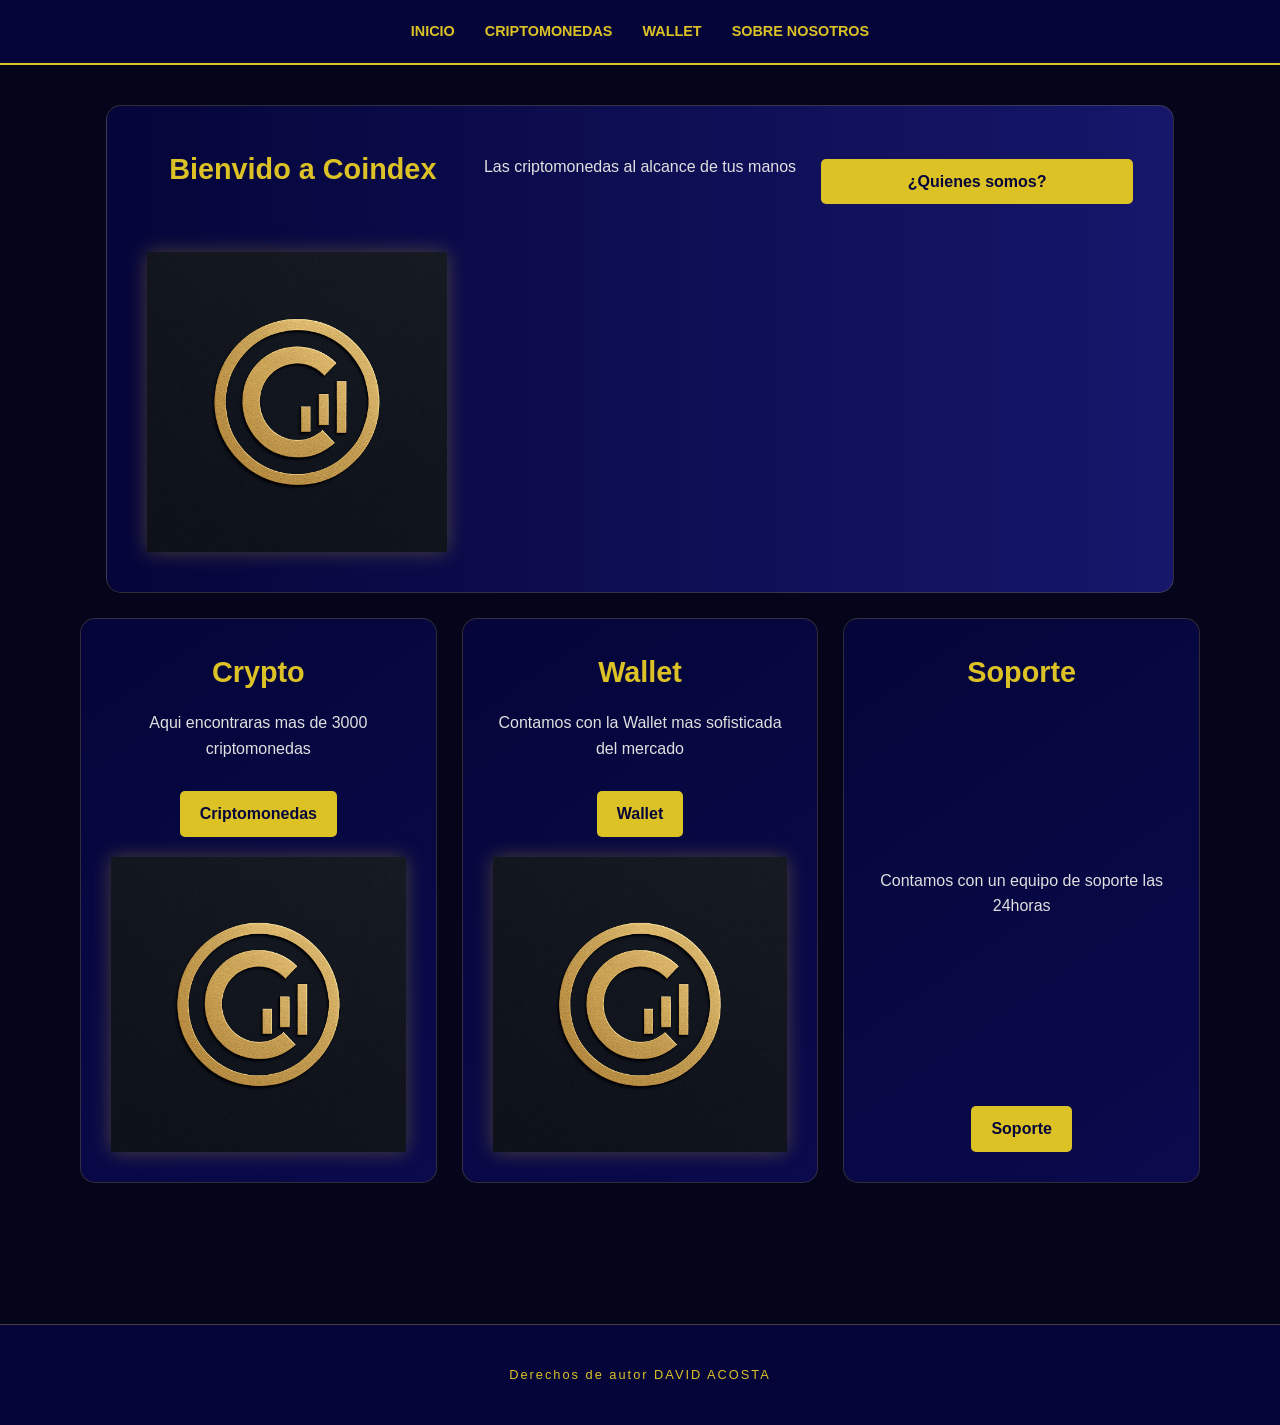
<file: index.htm>
<!DOCTYPE html>
<html lang="es">
<head>
    <meta charset="UTF-8">
    <meta name="viewport" content="width=device-width, initial-scale=1.0">
    <title>COINDEX</title>
    <link rel="icon" type="image/png" href="favicon.ico"/>
    <link rel="stylesheet" href="Estilos.css">
    <style>
    
     
    footer{background-color:  rgb(5, 5, 58);
        color: #ddc226;}
#Inicio{
background-color: rgb(5, 5, 58);
}

    </style>
</head>

<body>


   <header id="Inicio">
        <a style="color: #ddc226;"  href="http://127.0.0.1:5500/HTML/index.htm#">Inicio</a>
        <a style="color: #ddc226;"  href="Catalogo.htm">Criptomonedas </a>
        <a style="color: #ddc226;"  href="Wallet.htm">Wallet</a>
        <a style="color: #ddc226;"  href="Qsomos.htm">Sobre nosotros</a>
</header>

<section class="Coindex">
    
<article class="Coindex">
    <h1>Bienvido a Coindex</h1>
    <p>Las criptomonedas al alcance de tus manos</p>
    <a href="Qsomos.htm">¿Quienes somos?</a>
    <img src="COINDEX.png.png" alt="#" width="300">
</article>

<article class="Crypto">
    <h1>Crypto</h1>
    <p>Aqui encontraras mas de 3000 criptomonedas</p>
    <a href="Catalogo.htm">Criptomonedas</a>
    <img src="COINDEX.png.png" alt="#" width="300">
</article>

<article class="Wallet">
    <h1>Wallet</h1>
    <p>Contamos con la Wallet mas sofisticada del mercado</p>
    <a href="Wallet.htm">Wallet</a>
    <img src="COINDEX.png.png" alt="#" width="300">
</article>

<article class="Soporte">
    <h1>Soporte</h1>
    <p>Contamos con un equipo de soporte las 24horas</p>
    <a  href="Soporte.htm">Soporte</a>
</article>

</section>

<br>
<br>

<footer>Derechos de autor DAVID ACOSTA</footer>

 
</body>
</file>
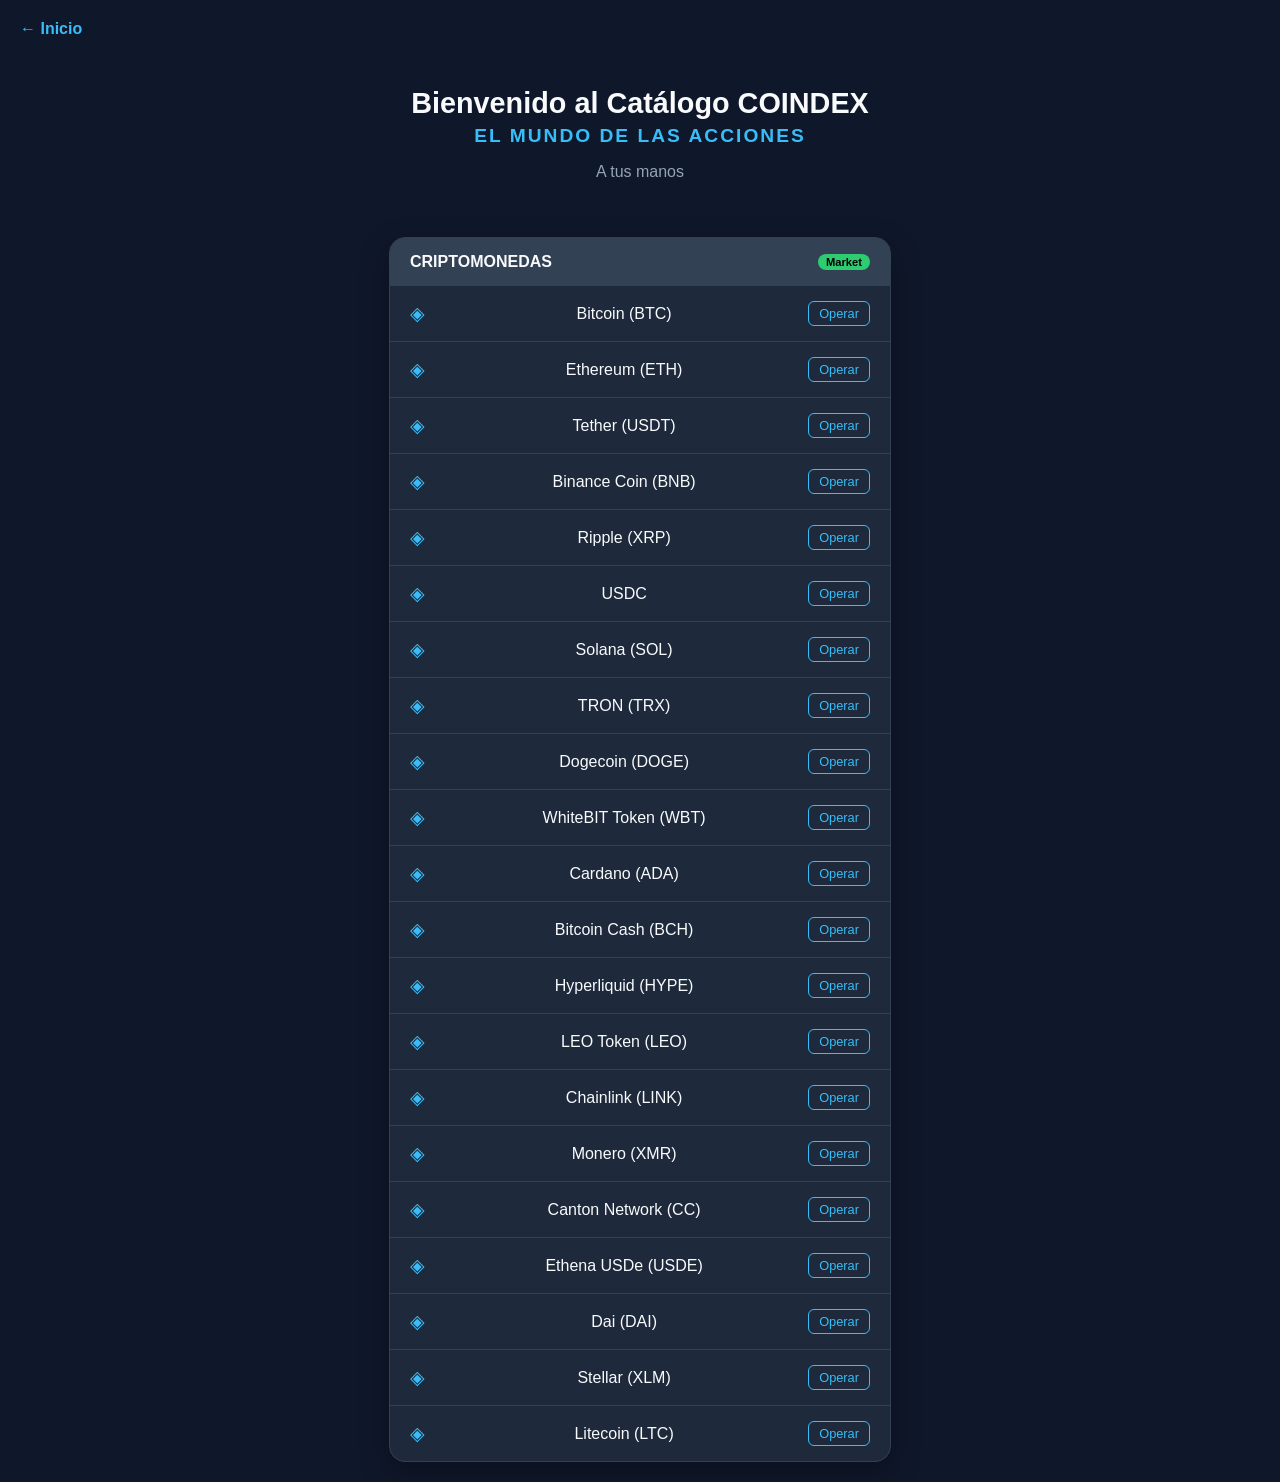
<file: Catalogo.htm>
<!DOCTYPE html>
<html lang="es">
<head>
    <meta charset="UTF-8">
    <meta name="viewport" content="width=device-width, initial-scale=1.0">
    <title>Catálogo Crypto - Coindex</title>
    <link rel="icon" type="image/png" href="favicon.ico"/>
    
    <style>
        /* Estilos Generales */
        body {
            font-family: 'Segoe UI', Tahoma, Geneva, Verdana, sans-serif;
            background-color: #0f172a; /* Fondo azul oscuro tipo exchange */
            color: #f8fafc;
            margin: 0;
            padding: 20px;
            display: flex;
            flex-direction: column;
            align-items: center;
        }

        .nav-link {
            align-self: flex-start;
            text-decoration: none;
            color: #38bdf8;
            font-weight: bold;
            margin-bottom: 30px;
        }

        /* Encabezado */
        header {
            text-align: center;
            margin-bottom: 40px;
        }

        h1 {
            font-size: 1.8rem;
            color: #f8fafc;
            margin-bottom: 5px;
        }

        h2 {
            font-size: 1.2rem;
            color: #38bdf8;
            margin: 0;
            text-transform: uppercase;
            letter-spacing: 2px;
        }

        h3 {
            font-size: 1rem;
            color: #94a3b8;
            font-weight: normal;
        }

        /* Contenedor del Catálogo */
        .crypto-card {
            background-color: #1e293b;
            width: 100%;
            max-width: 500px;
            border-radius: 16px;
            overflow: hidden;
            box-shadow: 0 10px 30px rgba(0,0,0,0.3);
            border: 1px solid #334155;
        }

        .category-title {
            background-color: #334155;
            padding: 15px 20px;
            font-weight: bold;
            display: flex;
            justify-content: space-between;
            align-items: center;
        }

        .category-title::after {
            content: "Market";
            font-size: 0.7rem;
            background: #2ecc71;
            color: #000;
            padding: 2px 8px;
            border-radius: 10px;
        }

        /* Lista de Monedas */
        ul {
            list-style: none;
            padding: 0;
            margin: 0;
        }

        li {
            padding: 15px 20px;
            border-bottom: 1px solid #334155;
            display: flex;
            justify-content: space-between;
            align-items: center;
            transition: background 0.2s;
        }

        li:hover {
            background-color: #2d3e50;
            cursor: pointer;
        }

        li:last-child {
            border-bottom: none;
        }

        /* Icono decorativo para las monedas */
        li::before {
            content: "◈";
            color: #38bdf8;
            margin-right: 15px;
            font-size: 1.2rem;
        }

        .btn-trade {
            background: transparent;
            border: 1px solid #38bdf8;
            color: #38bdf8;
            padding: 4px 10px;
            border-radius: 6px;
            font-size: 0.8rem;
        }
    </style>
</head>
<body>

    <a class="nav-link" href="index.htm">← Inicio</a>

    <header>
        <h1>Bienvenido al Catálogo COINDEX</h1>
        <h2>El mundo de las acciones</h2>
        <h3>A tus manos</h3>
    </header>
      
    <div class="crypto-card">
        <div class="category-title">CRIPTOMONEDAS</div>
        <ul>
            <li>Bitcoin (BTC) <span class="btn-trade">Operar</span></li>
            <li>Ethereum (ETH) <span class="btn-trade">Operar</span></li>
            <li>Tether (USDT) <span class="btn-trade">Operar</span></li>
            <li>Binance Coin (BNB) <span class="btn-trade">Operar</span></li>
            <li>Ripple (XRP) <span class="btn-trade">Operar</span></li>
            <li>USDC <span class="btn-trade">Operar</span></li>
            <li>Solana (SOL) <span class="btn-trade">Operar</span></li>
            <li>TRON (TRX) <span class="btn-trade">Operar</span></li>
            <li>Dogecoin (DOGE) <span class="btn-trade">Operar</span></li>
            <li>WhiteBIT Token (WBT) <span class="btn-trade">Operar</span></li>
            <li>Cardano (ADA) <span class="btn-trade">Operar</span></li>
            <li>Bitcoin Cash (BCH) <span class="btn-trade">Operar</span></li>
            <li>Hyperliquid (HYPE) <span class="btn-trade">Operar</span></li>
            <li>LEO Token (LEO) <span class="btn-trade">Operar</span></li>
            <li>Chainlink (LINK) <span class="btn-trade">Operar</span></li>
            <li>Monero (XMR) <span class="btn-trade">Operar</span></li>
            <li>Canton Network (CC) <span class="btn-trade">Operar</span></li>
            <li>Ethena USDe (USDE) <span class="btn-trade">Operar</span></li>
            <li>Dai (DAI) <span class="btn-trade">Operar</span></li>
            <li>Stellar (XLM) <span class="btn-trade">Operar</span></li>
            <li>Litecoin (LTC) <span class="btn-trade">Operar</span></li>
        </ul>
    </div>

</body>
</html>
</file>
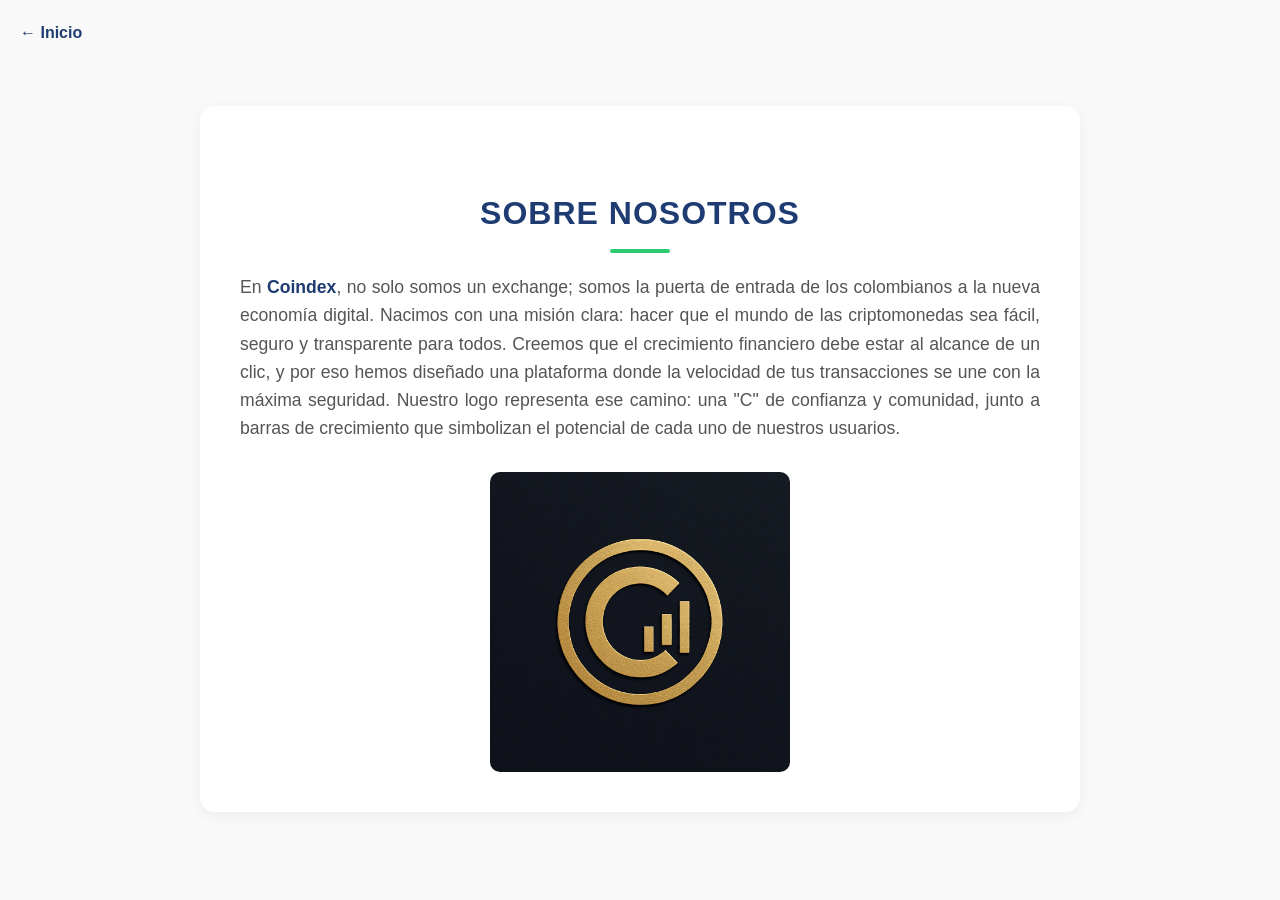
<file: Qsomos.htm>
<style>
        /* Estilos Base */
        body {
            font-family: 'Segoe UI', Arial, sans-serif;
            background-color: #f9f9f9;
            color: #333;
            margin: 0;
            padding: 0;
            line-height: 1.6;
        }

        .nav-link {
            display: inline-block;
            margin: 20px;
            text-decoration: none;
            color: #1e3c72;
            font-weight: bold;
        }

        /* Contenedor Principal */
        .QSomos {
            max-width: 800px;
            margin: 40px auto;
            background: white;
            padding: 40px;
            border-radius: 15px;
            box-shadow: 0 4px 15px rgba(0,0,0,0.05);
            text-align: center;
        }

        h4 {
            color: #1e3c72;
            font-size: 2rem;
            margin-bottom: 20px;
            text-transform: uppercase;
            letter-spacing: 1px;
        }

        h4::after {
            content: '';
            display: block;
            width: 60px;
            height: 4px;
            background: #2ecc71; /* Verde de crecimiento */
            margin: 10px auto;
            border-radius: 2px;
        }

        p {
            font-size: 1.1rem;
            color: #555;
            text-align: justify; /* Para que se vea más profesional el bloque de texto */
            margin-bottom: 30px;
        }

        /* Estilo de la imagen */
        .logo-about {
            max-width: 100%;
            height: auto;
            border-radius: 10px;
            transition: transform 0.3s ease;
        }

        .logo-about:hover {
            transform: scale(1.05);
        }

        /* Footer o detalle extra */
        .highlight {
            color: #1e3c72;
            font-weight: bold;
        }
    </style>
</head>

<body>
    <a class="nav-link" href="index.htm">← Inicio</a>
    
    <article class="QSomos">
        <h4>Sobre nosotros</h4>
        
        <p>
            En <span class="highlight">Coindex</span>, no solo somos un exchange; somos la puerta de entrada de los colombianos a la nueva economía digital. 
            Nacimos con una misión clara: hacer que el mundo de las criptomonedas sea fácil, seguro y transparente para todos. 
            Creemos que el crecimiento financiero debe estar al alcance de un clic, y por eso hemos diseñado una plataforma donde la velocidad de tus transacciones se une con la máxima seguridad. 
            Nuestro logo representa ese camino: una "C" de confianza y comunidad, junto a barras de crecimiento que simbolizan el potencial de cada uno de nuestros usuarios.
        </p>

        <img src="COINDEX.png.png" alt="Logo Coindex" width="300" class="logo-about">
    </article>

</body>
</html>
</file>
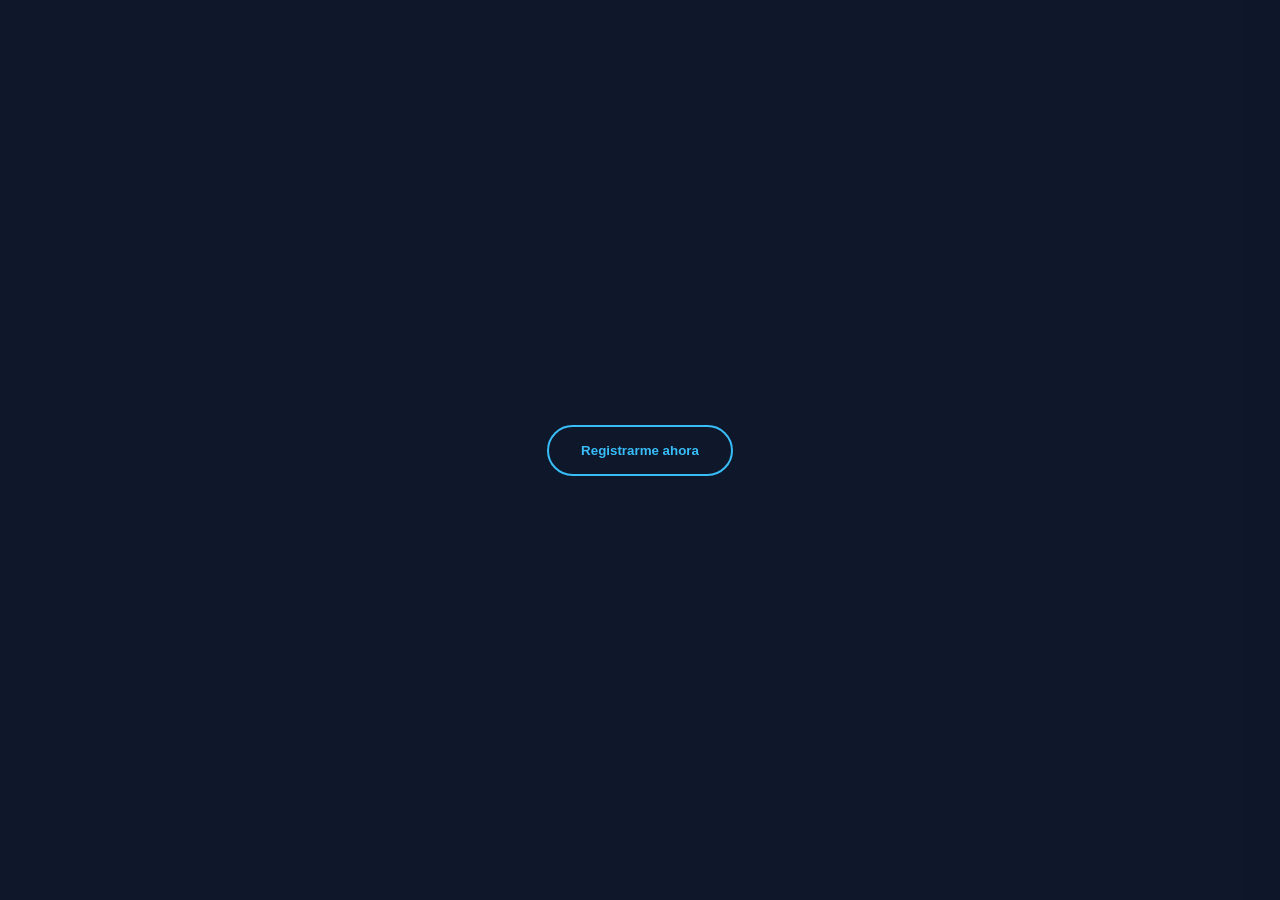
<file: Sesion.htm>
<!DOCTYPE html>
<html lang="es">
<head>
    <meta charset="UTF-8">
    <meta name="viewport" content="width=device-width, initial-scale=1.0">
    <title>Coindex - UI Registro</title>
    <style>
        /* Paleta de colores Coindex */
        :root {
            --bg-dark: #0f172a;
            --panel-color: #1e293b;
            --accent: #38bdf8;
            --btn-color: #f3cc91;
            --text-muted: #94a3b8;
        }

        body {
            font-family: 'Segoe UI', system-ui, sans-serif;
            background-color: var(--bg-dark);
            margin: 0;
            color: white;
            display: flex;
            justify-content: center;
            align-items: center;
            height: 100vh;
            overflow: hidden;
        }

        /* Botón disparador */
        .btn-abrir {
            padding: 16px 32px;
            background: transparent;
            border: 2px solid var(--accent);
            color: var(--accent);
            border-radius: 50px;
            font-weight: bold;
            cursor: pointer;
            transition: 0.3s;
        }

        .btn-abrir:hover {
            background: var(--accent);
            color: #000;
            box-shadow: 0 0 20px rgba(56, 189, 248, 0.4);
        }

        /* Capa oscura de fondo */
        .overlay {
            position: fixed;
            inset: 0;
            background: rgba(0, 0, 0, 0.6);
            backdrop-filter: blur(5px);
            opacity: 0;
            visibility: hidden;
            transition: 0.4s;
            z-index: 999;
        }

        .overlay.visible {
            opacity: 1;
            visibility: visible;
        }

        /* Panel Lateral (Frontend puro) */
        .side-panel {
            position: fixed;
            top: 0;
            right: -450px;
            width: 100%;
            max-width: 400px;
            height: 100%;
            background: var(--panel-color);
            z-index: 1000;
            padding: 40px;
            box-sizing: border-box;
            transition: transform 0.5s cubic-bezier(0.16, 1, 0.3, 1);
            box-shadow: -10px 0 50px rgba(0,0,0,0.5);
            display: flex;
            flex-direction: column;
        }

        .side-panel.abierto {
            transform: translateX(-450px);
        }

        .cerrar-btn {
            align-self: flex-end;
            font-size: 2rem;
            cursor: pointer;
            color: var(--text-muted);
            line-height: 1;
        }

        h2 {
            margin: 20px 0 30px;
            font-size: 1.8rem;
            font-weight: 600;
        }

        /* Inputs Estilizados */
        .campo {
            margin-bottom: 20px;
        }

        .campo label {
            display: block;
            margin-bottom: 8px;
            color: var(--text-muted);
            font-size: 0.85rem;
            text-transform: uppercase;
            letter-spacing: 1px;
        }

        .campo input {
            width: 100%;
            padding: 14px 20px;
            border-radius: 12px;
            border: 1px solid #334155;
            background: #0f172a;
            color: white;
            font-size: 1rem;
            box-sizing: border-box;
            transition: 0.3s;
        }

        .campo input:focus {
            outline: none;
            border-color: var(--accent);
            background: #1e293b;
        }

        /* Botón de acción final */
        .btn-accion {
            width: 100%;
            padding: 16px;
            background: var(--btn-color);
            border: none;
            border-radius: 12px;
            color: #4a3721;
            font-weight: 800;
            font-size: 1rem;
            cursor: pointer;
            margin-top: 20px;
            transition: 0.3s;
        }

        .btn-accion:hover {
            filter: brightness(1.1);
            transform: translateY(-2px);
        }

        .link-footer {
            text-align: center;
            margin-top: 30px;
            color: var(--text-muted);
            font-size: 0.9rem;
        }

        .link-footer span {
            color: var(--accent);
            cursor: pointer;
            font-weight: bold;
        }
    </style>
</head>
<body>

    <button class="btn-abrir" id="triggerBtn">Registrarme ahora</button>

    <div class="overlay" id="fondo"></div>

    <div class="side-panel" id="panel">
        <div class="cerrar-btn" id="btnCerrar">&times;</div>
        
        <h2>Crea tu Cuenta</h2>
        
        <div class="form-ui">
            <div class="campo">
                <label>Nombre Completo</label>
                <input type="text" placeholder="Ej: Juan Pérez">
            </div>

            <div class="campo">
                <label>Correo Electrónico</label>
                <input type="email" placeholder="nombre@coindex.com">
            </div>

            <div class="campo">
                <label>Teléfono</label>
                <input type="tel" placeholder="+57 310 000 0000">
            </div>

            <div class="campo">
                <label>Contraseña</label>
                <input type="password" placeholder="Mínimo 8 caracteres">
            </div>

            <button class="btn-accion">CREAR CUENTA</button>
        </div>

        <p class="link-footer">¿Ya tienes cuenta? <span>Inicia Sesión</span></p>
    </div>

    <script>
        // Lógica de interfaz (Frontend)
        const trigger = document.getElementById('triggerBtn');
        const panel = document.getElementById('panel');
        const fondo = document.getElementById('fondo');
        const cerrar = document.getElementById('btnCerrar');

        const alternarPanel = (estado) => {
            if(estado === 'abrir') {
                panel.classList.add('abierto');
                fondo.classList.add('visible');
            } else {
                panel.classList.remove('abierto');
                fondo.classList.remove('visible');
            }
        };

        trigger.addEventListener('click', () => alternarPanel('abrir'));
        cerrar.addEventListener('click', () => alternarPanel('cerrar'));
        fondo.addEventListener('click', () => alternarPanel('cerrar'));
    </script>
</body>
</html>
</file>
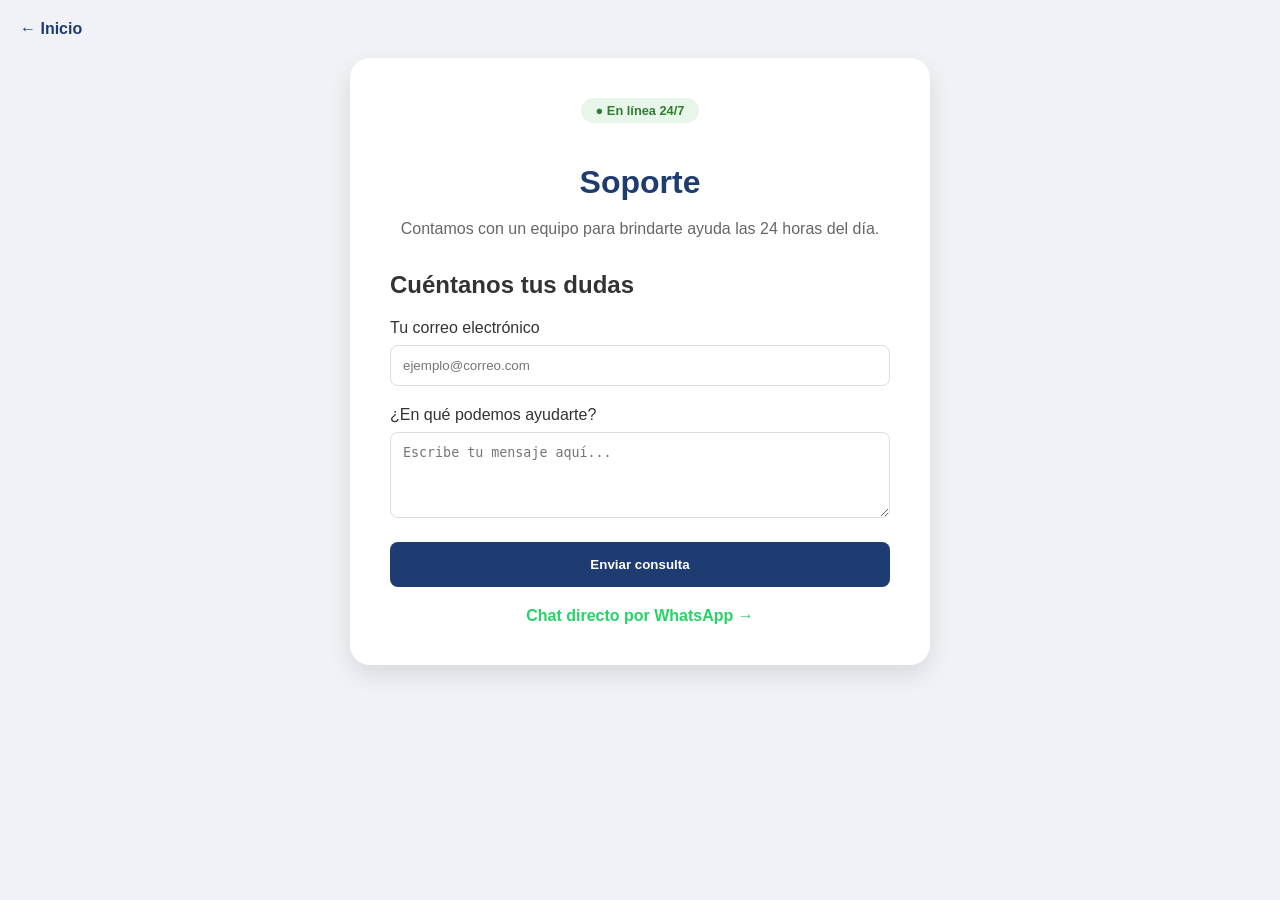
<file: Soporte.htm>
<!DOCTYPE html>
<html lang="es">
<head>
    <meta charset="UTF-8">
    <meta name="viewport" content="width=device-width, initial-scale=1.0">
    <title>Soporte - Coindex</title>
    <link rel="icon" type="image/png" href="favicon.ico"/>
    
    <style>
        /* Estilos Generales */
        body {
            font-family: 'Segoe UI', Tahoma, Geneva, Verdana, sans-serif;
            background-color: #f0f2f5;
            color: #333;
            margin: 0;
            display: flex;
            flex-direction: column;
            align-items: center;
            padding: 20px;
        }

        .nav-link {
            align-self: flex-start;
            text-decoration: none;
            color: #1e3c72;
            font-weight: bold;
            margin-bottom: 20px;
        }

        /* Contenedor de Soporte */
        .support-container {
            background: white;
            width: 100%;
            max-width: 500px;
            padding: 40px;
            border-radius: 20px;
            box-shadow: 0 10px 25px rgba(0,0,0,0.1);
            text-align: center;
        }

        h1 {
            color: #1e3c72;
            margin-bottom: 10px;
        }

        p {
            color: #666;
            font-size: 1rem;
            line-height: 1.5;
        }

        .status-badge {
            background-color: #e8f5e9;
            color: #2e7d32;
            padding: 5px 15px;
            border-radius: 20px;
            font-size: 0.8rem;
            font-weight: bold;
            display: inline-block;
            margin-bottom: 20px;
        }

        /* Formulario Simulado */
        .contact-form {
            text-align: left;
            margin-top: 30px;
        }

        input, textarea {
            width: 100%;
            padding: 12px;
            margin-top: 8px;
            margin-bottom: 20px;
            border: 1px solid #ddd;
            border-radius: 8px;
            box-sizing: border-box; /* Evita que el input se salga del contenedor */
        }

        .btn-send {
            background-color: #1e3c72;
            color: white;
            border: none;
            padding: 15px;
            width: 100%;
            border-radius: 8px;
            font-weight: bold;
            cursor: pointer;
            transition: background 0.3s;
        }

        .btn-send:hover {
            background-color: #2a5298;
        }

        .whatsapp-link {
            display: block;
            margin-top: 20px;
            color: #25d366;
            text-decoration: none;
            font-weight: bold;
        }
    </style>
</head>
<body>

    <a class="nav-link" href="index.htm">← Inicio</a>
    
    <div class="support-container">
        <span class="status-badge">● En línea 24/7</span>
        <h1>Soporte</h1>
        <p>Contamos con un equipo para brindarte ayuda las 24 horas del día.</p>
        
        <div class="contact-form">
            <h2>Cuéntanos tus dudas</h2>
            
            <label for="email">Tu correo electrónico</label>
            <input type="email" id="email" placeholder="ejemplo@correo.com">
            
            <label for="mensaje">¿En qué podemos ayudarte?</label>
            <textarea id="mensaje" rows="4" placeholder="Escribe tu mensaje aquí..."></textarea>
            
            <button class="btn-send">Enviar consulta</button>
        </div>

        <a href="#" class="whatsapp-link">Chat directo por WhatsApp →</a>
    </div>

</body>
</html>
</file>
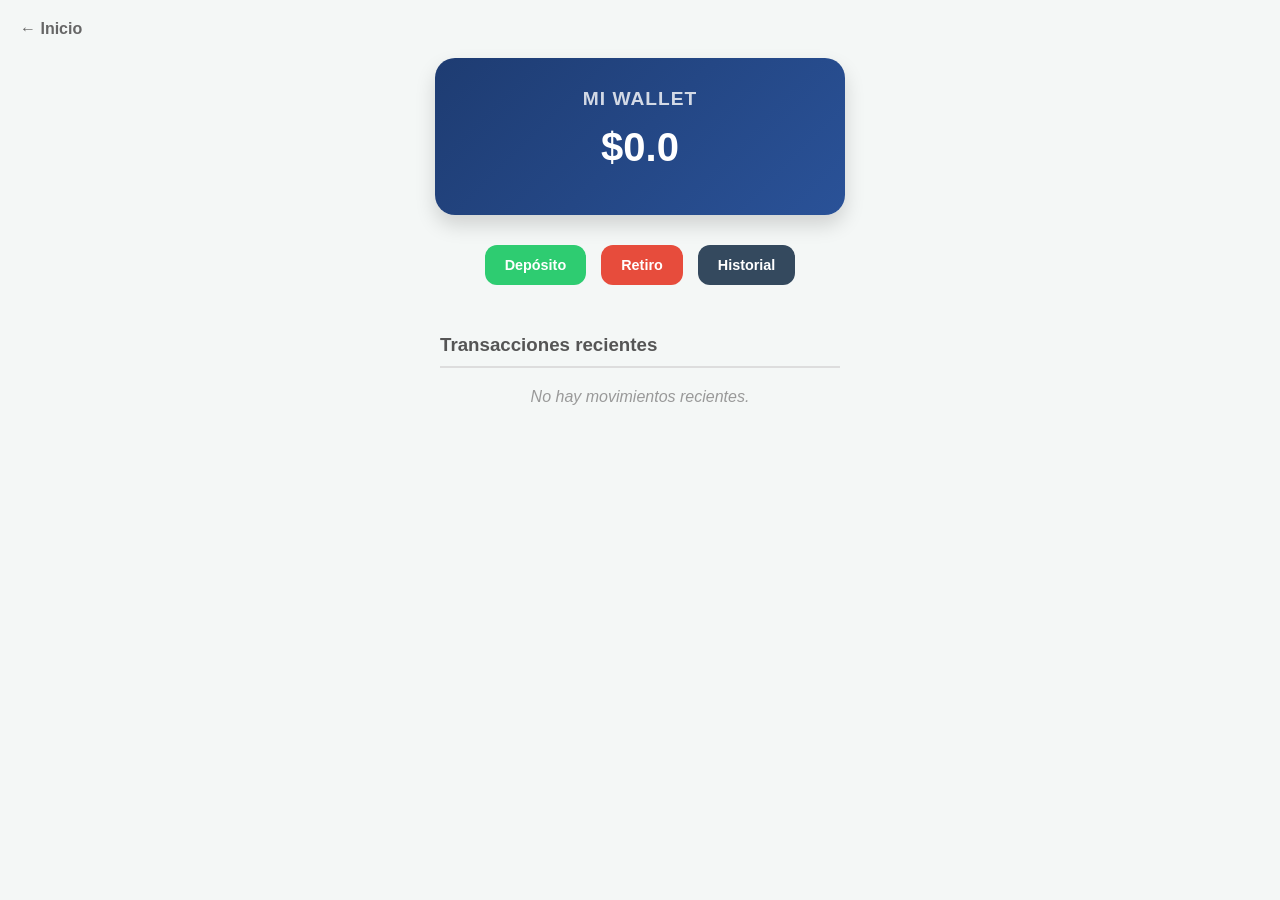
<file: Wallet.htm>
<!DOCTYPE html>
<html lang="es">
<head>
    <meta charset="UTF-8">
    <meta name="viewport" content="width=device-width, initial-scale=1.0">
    <title>Wallet - Mi Billetera</title>
    <link rel="icon" type="image/png" href="favicon.ico"/>
    
    <style>
        /* Estilos Generales */
        body {
            font-family: 'Segoe UI', Tahoma, Geneva, Verdana, sans-serif;
            background-color: #f4f7f6;
            display: flex;
            flex-direction: column;
            align-items: center;
            padding: 20px;
            margin: 0;
            color: #333;
        }

        .nav-link {
            text-decoration: none;
            color: #666;
            font-weight: bold;
            align-self: flex-start;
            margin-bottom: 20px;
        }

        /* Contenedor de la Billetera */
        .wallet-card {
            background: linear-gradient(135deg, #1e3c72 0%, #2a5298 100%);
            color: white;
            padding: 30px;
            border-radius: 20px;
            width: 100%;
            max-width: 350px;
            text-align: center;
            box-shadow: 0 10px 20px rgba(0,0,0,0.15);
            margin-bottom: 30px;
        }

        .wallet-card h1 {
            font-size: 1.2rem;
            margin: 0;
            opacity: 0.8;
            text-transform: uppercase;
            letter-spacing: 1px;
        }

        .balance {
            font-size: 2.5rem;
            margin: 15px 0;
            font-weight: bold;
        }

        /* Contenedor de Botones */
        .actions {
            display: flex;
            gap: 15px;
            justify-content: center;
            margin-bottom: 30px;
        }

        .btn {
            border: none;
            padding: 12px 20px;
            border-radius: 12px;
            font-weight: bold;
            cursor: pointer;
            transition: transform 0.2s, background 0.3s;
            display: flex;
            align-items: center;
            gap: 8px;
            font-size: 0.9rem;
        }

        .btn:active {
            transform: scale(0.95);
        }

        .btn-deposit {
            background-color: #2ecc71;
            color: white;
        }

        .btn-withdraw {
            background-color: #e74c3c;
            color: white;
        }

        .btn-history {
            background-color: #34495e;
            color: white;
        }

        /* Sección de Transacciones */
        .transactions-section {
            width: 100%;
            max-width: 400px;
        }

        .transactions-section h3 {
            border-bottom: 2px solid #ddd;
            padding-bottom: 10px;
            color: #555;
        }

        .empty-state {
            text-align: center;
            color: #999;
            margin-top: 20px;
            font-style: italic;
        }
    </style>
</head>
<body>

    <a class="nav-link" href="index.htm">← Inicio</a>
    
    <div class="wallet-card">
        <h1>Mi Wallet</h1>
        <div class="balance">$0.0</div>
    </div>

    <div class="actions">
        <button class="btn btn-deposit"> Depósito</button>
        <button class="btn btn-withdraw"> Retiro</button>
        <button class="btn btn-history"> Historial</button>
    </div>

    <div class="transactions-section">
        <h3>Transacciones recientes</h3>
        <p class="empty-state">No hay movimientos recientes.</p>
    </div>

</body>
</html>
</file>
<file: Estilos.css>
/* Configuracion General */
* {
    margin: 0;
    padding: 0;
    box-sizing: border-box;
    font-family: 'Segoe UI', Tahoma, Geneva, Verdana, sans-serif;
}

body {
    background-color: #04041a; /* Azul muy oscuro casi negro */
    color: #ffffff;
    line-height: 1.6;
}

/* Header / Navegación */
header {
    background-color: #05053a;
    padding: 20px;
    display: flex;
    justify-content: center;
    gap: 30px;
    border-bottom: 2px solid #ddc226; /* Línea dorada */
    position: sticky;
    top: 0;
    z-index: 1000;
}

header a {
    text-decoration: none;
    font-weight: bold;
    text-transform: uppercase;
    transition: 0.3s;
    font-size: 0.9rem;
}

header a:hover {
    color: #ffffff !important;
    text-shadow: 0 0 10px #ddc226;
}

/* Sección Principal (Grilla) */
.Coindex {
    display: grid;
    grid-template-columns: repeat(auto-fit, minmax(300px, 1fr));
    gap: 25px;
    padding: 40px;
    max-width: 1200px;
    margin: auto;
}

/* Estilo de las Tarjetas (Articles) */
article {
    background: linear-gradient(145deg, #05053a, #0a0a4d);
    border: 1px solid rgba(221, 194, 38, 0.2);
    border-radius: 15px;
    padding: 30px;
    text-align: center;
    transition: transform 0.3s ease, border 0.3s ease;
    display: flex;
    flex-direction: column;
    align-items: center;
    justify-content: space-between;
}

article:hover {
    transform: translateY(-10px);
    border: 1px solid #ddc226;
    box-shadow: 0 10px 20px rgba(0, 0, 0, 0.5);
}

article h1 {
    color: #ddc226;
    margin-bottom: 15px;
    font-size: 1.8rem;
}

article p {
    color: #e0e0e0;
    margin-bottom: 20px;
}

/* Imágenes dentro de las tarjetas */
article img {
    margin-top: 20px;
    filter: drop-shadow(0 0 10px rgba(221, 194, 38, 0.3));
    max-width: 100%;
    height: auto;
}

/* Botones / Enlaces */
article a {
    display: inline-block;
    background-color: #ddc226;
    color: #05053a;
    padding: 10px 20px;
    border-radius: 5px;
    text-decoration: none;
    font-weight: bold;
    transition: 0.3s;
    margin-top: 10px;
}

article a:hover {
    background-color: #ffffff;
    color: #05053a;
    transform: scale(1.05);
}

/* Footer */
footer {
    text-align: center;
    padding: 40px;
    margin-top: 50px;
    border-top: 1px solid rgba(221, 194, 38, 0.3);
    font-size: 0.8rem;
    letter-spacing: 2px;
}

/* Ajuste específico para el primer artículo (Bienvenida) */
article.Coindex {
    grid-column: 1 / -1; /* Ocupa todo el ancho en pantallas grandes */
    background: linear-gradient(90deg, #05053a, #16166b);
}
</file>
